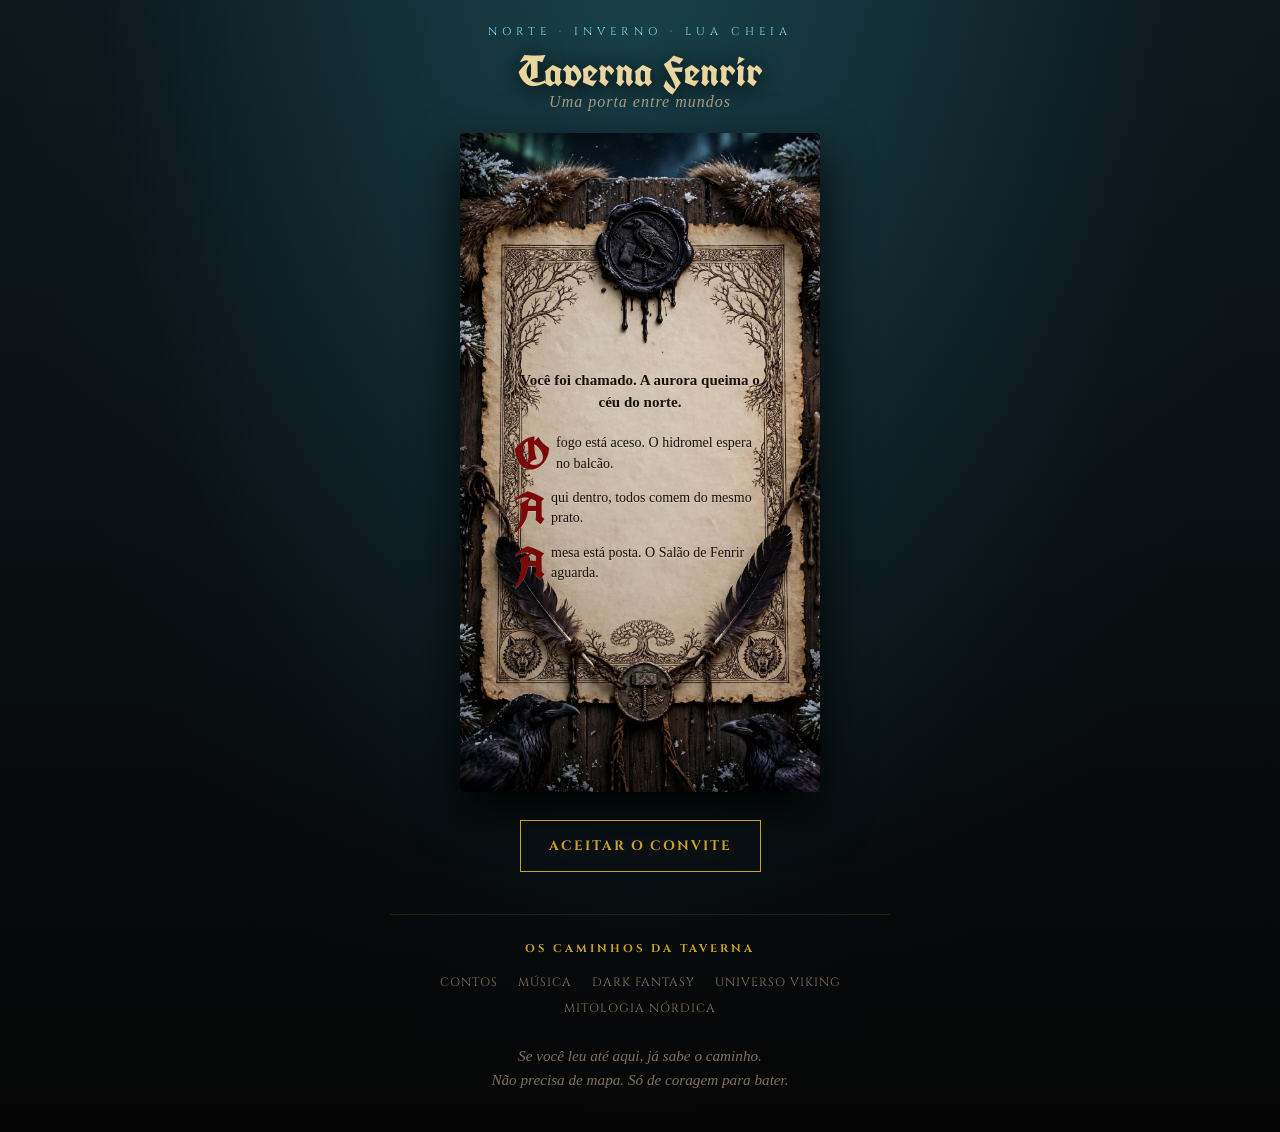
<file: convite.html>
<!DOCTYPE html>
<html lang="pt-BR">
<head>
<meta charset="UTF-8">
<meta name="viewport" content="width=device-width, initial-scale=1.0">
<meta name="theme-color" content="#0a1114">
<title>Convite — Taverna Fenrir</title>

<link href="https://fonts.googleapis.com/css2?family=Cinzel:wght@400;700&family=IM+Fell+English:ital@0;1&family=UnifrakturCook:wght@700&display=swap" rel="stylesheet">

<style>
* {
  margin: 0;
  padding: 0;
  box-sizing: border-box;
}

body {
  background:
    radial-gradient(ellipse at 50% -10%, rgba(40,120,120,.4) 0%, transparent 60%),
    radial-gradient(ellipse at 50% 0%, rgba(20,50,80,.3) 0%, transparent 70%),
    linear-gradient(to bottom, #0d181c 0%, #0a1114 40%, #050505 100%);
  color: #d8ceb8;
  font-family: 'IM Fell English', serif;
  min-height: 100vh;
  display: flex;
  flex-direction: column;
  align-items: center;
  padding: 24px 12px 40px;
}

.header-convite {
  text-align: center;
  margin-bottom: 22px;
  max-width: 500px;
  width: 100%;
}

.header-convite .kicker {
  font-family: 'Cinzel', serif;
  color: #7DE2FF;
  font-size: .7rem;
  letter-spacing: 5px;
  text-transform: uppercase;
  margin-bottom: 12px;
}

.header-convite h1 {
  font-family: 'UnifrakturCook', cursive;
  color: #e8d5a0;
  font-size: 2.6rem;
  line-height: 1;
  text-shadow: 0 4px 20px rgba(0,0,0,.9);
}

.header-convite .subtitulo {
  font-size: 1rem;
  color: #a89b85;
  font-style: italic;
  letter-spacing: 1px;
}

/* PERGAMINHO */
.pergaminho-card {
  position: relative;
  width: 360px;
  height: 659px;
  flex: 0 0 auto;

  background-image: url('assets/img/convite-pergaminho.webp');
  background-size: 100% 100%;
  background-position: center;
  background-repeat: no-repeat;

  border-radius: 4px;
  box-shadow: 0 20px 50px rgba(0,0,0,.9);
  margin-bottom: 28px;
}

/* AREA DE TEXTO */
.caixa-texto {
  position: absolute;
  top: 36%;
  left: 15%; /* Largura ajustada para não vazar */
  right: 15%; 
  bottom: 28%;

  display: flex;
  flex-direction: column;
  justify-content: flex-start;

  color: #18100a;
  font-size: 14px;
  line-height: 1.45;
}

.caixa-texto p {
  margin: 0 0 14px;
  text-shadow: 0 1px 0 rgba(255,255,255,.25);
  
  /* A MÁGICA ACONTECE AQUI */
  text-align: left; /* Alinha à esquerda para a letra colar no texto */
}

.caixa-texto p:first-child {
  font-weight: 700;
  font-size: 15px;
  text-align: center; /* Mantém só o primeiro centralizado para impacto */
  margin-bottom: 20px;
}

/* A CAPITULAR MAGNÉTICA */
.capitular {
  font-family: 'UnifrakturCook', cursive;
  font-size: 2.8rem;
  color: #7a0a0a; 
  float: left; /* Faz o texto abraçar a letra */
  line-height: 0.7; 
  margin-right: 6px; /* Espaço entre a letra e a palavra */
  margin-top: 5px;
}

.cta-container {
  text-align: center;
  width: 100%;
  margin-bottom: 42px;
}

.btn {
  display: inline-block;
  background: rgba(10,15,20,.6);
  color: #c9a227;
  border: 1px solid #c9a227;
  padding: 16px 28px;
  font-family: 'Cinzel', serif;
  font-size: .85rem;
  font-weight: 700;
  letter-spacing: 2px;
  text-transform: uppercase;
  text-decoration: none;
  backdrop-filter: blur(4px);
  transition: all .3s;
}

.btn:hover {
  background: #c9a227;
  color: #0a0a0a;
  box-shadow: 0 0 25px rgba(201,162,39,.4);
}

.rodape {
  max-width: 500px;
  width: 100%;
  border-top: 1px solid rgba(201,162,39,.15);
  padding-top: 26px;
  display: flex;
  flex-direction: column;
  align-items: center;
}

.rodape h4 {
  font-family: 'Cinzel', serif;
  color: #c9a227;
  letter-spacing: 3px;
  margin-bottom: 18px;
  font-size: .7rem;
  text-transform: uppercase;
}

.pilares ul {
  list-style: none;
  display: flex;
  flex-wrap: wrap;
  justify-content: center;
  gap: 10px 20px;
  margin-bottom: 28px;
}

.pilares li {
  font-family: 'Cinzel', serif;
  font-size: .75rem;
  color: #8a765b;
  letter-spacing: 1px;
  text-transform: uppercase;
}

.nota-final {
  text-align: center;
  font-style: italic;
  font-size: .95rem;
  color: #81715e;
  line-height: 1.6;
}

/* AJUSTE PARA TELAS ESTREITAS */
@media (max-width: 384px) {
  .pergaminho-card {
    transform: scale(.92);
    transform-origin: top center;
    margin-bottom: -25px;
  }

  .header-convite h1 {
    font-size: 2.3rem;
  }
}
</style>
</head>

<body>

<header class="header-convite">
  <div class="kicker">Norte · Inverno · Lua Cheia</div>
  <h1>Taverna Fenrir</h1>
  <div class="subtitulo">Uma porta entre mundos</div>
</header>

<main class="pergaminho-card" aria-label="Convite em pergaminho">
  <div class="caixa-texto">
    <p>Você foi chamado. A aurora queima o céu do norte.</p>
    <p><span class="capitular">O</span> fogo está aceso. O hidromel espera no balcão.</p>
    <p><span class="capitular">A</span>qui dentro, todos comem do mesmo prato.</p>
    <p><span class="capitular">A</span> mesa está posta. O Salão de Fenrir aguarda.</p>
  </div>
</main>

<div class="cta-container">
  <a class="btn" href="index.html">Aceitar o Convite</a>
</div>

<footer class="rodape">
  <h4>Os caminhos da Taverna</h4>

  <div class="pilares">
    <ul>
      <li>Contos</li>
      <li>Música</li>
      <li>Dark Fantasy</li>
      <li>Universo Viking</li>
      <li>Mitologia Nórdica</li>
    </ul>
  </div>

  <div class="nota-final">
    Se você leu até aqui, já sabe o caminho.<br>
    Não precisa de mapa. Só de coragem para bater.
  </div>
</footer>


<script>
(function() {
  const params = new URLSearchParams(window.location.search);
  const origem = params.get('origem');
  if (origem) {
    const formData = new FormData();
    formData.append('entry.466673258', origem);
    fetch('https://docs.google.com/forms/d/e/1FAIpQLSdtanLm30eK8V02J0QleL_vl-ef5BkgOOIBCNQTJoEAmuUjCA/formResponse', {
      method: 'POST',
      body: formData,
      mode: 'no-cors'
    }).catch(e => console.log('Tracking error', e));
  }
})();
</script>

</body>
</html>
</file>
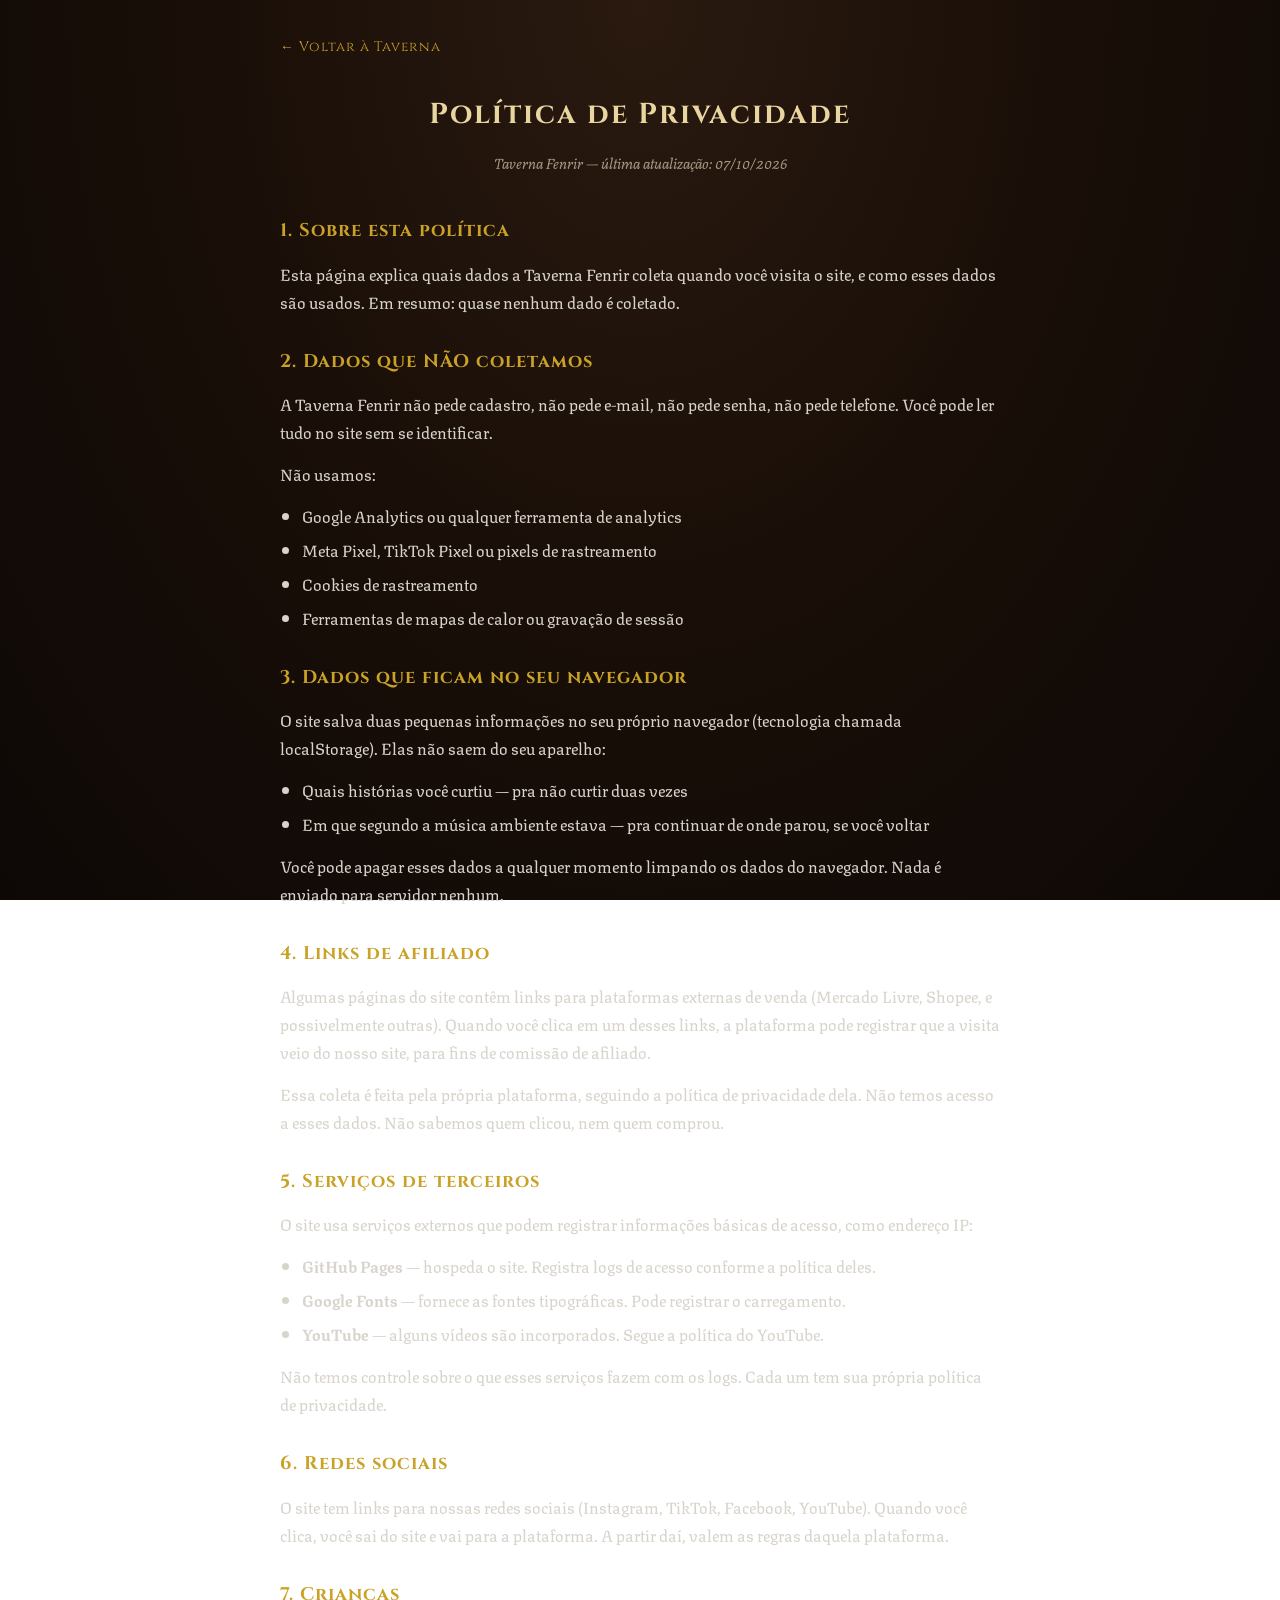
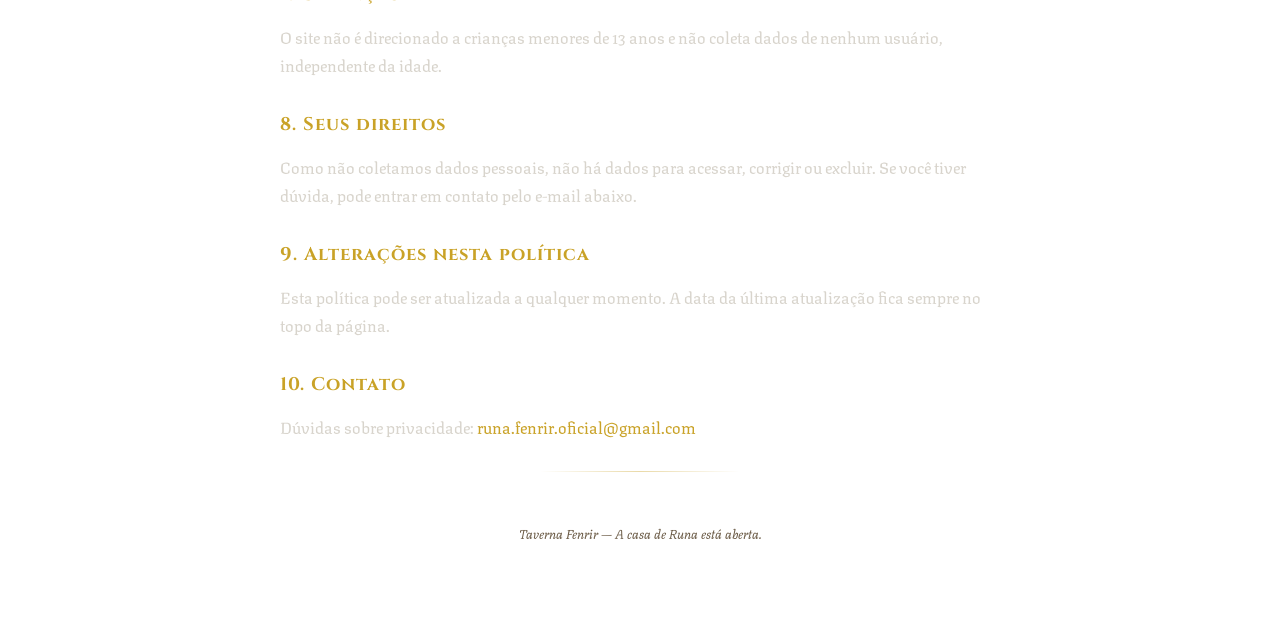
<file: privacidade.html>
<!DOCTYPE html>
<html lang="pt-BR">
<head>
<meta charset="UTF-8">
<meta name="viewport" content="width=device-width, initial-scale=1.0">
<meta name="theme-color" content="#1a0f08">
<title>Política de Privacidade — Taverna Fenrir</title>
<meta name="description" content="Política de Privacidade da Taverna Fenrir.">
<link rel="preconnect" href="https://fonts.googleapis.com">
<link rel="preconnect" href="https://fonts.gstatic.com" crossorigin>
<link href="https://fonts.googleapis.com/css2?family=Cinzel:wght@400;700&family=Texturina:ital,wght@0,400;0,500;1,400&display=swap" rel="stylesheet">
<style>
* { margin: 0; padding: 0; box-sizing: border-box; }
body {
  background: radial-gradient(ellipse at 50% 0%, #2a1a10 0%, #1a0f08 45%, #0d0806 100%) fixed;
  color: #d8d4cc;
  font-family: 'Texturina', serif;
  font-size: 16px;
  line-height: 1.75;
  min-height: 100vh;
  padding: 30px 20px 60px;
}
.wrap { max-width: 720px; margin: 0 auto; }
h1 {
  font-family: 'Cinzel', serif;
  color: #e8d5a0;
  font-size: 1.8rem;
  letter-spacing: 2px;
  margin-bottom: 10px;
  text-align: center;
}
.sub {
  color: #a89b85;
  font-style: italic;
  text-align: center;
  margin-bottom: 40px;
  font-size: .9rem;
}
h2 {
  font-family: 'Cinzel', serif;
  color: #c9a227;
  font-size: 1.15rem;
  letter-spacing: 1px;
  margin: 30px 0 12px;
}
p { margin-bottom: 14px; }
ul { margin: 0 0 14px 22px; }
li { margin-bottom: 6px; }
a { color: #c9a227; text-decoration: none; }
a:hover { text-decoration: underline; }
.voltar {
  display: inline-block;
  margin-bottom: 30px;
  color: #c9a227;
  font-family: 'Cinzel', serif;
  font-size: .85rem;
  letter-spacing: 1px;
}
.divider {
  height: 1px;
  background: linear-gradient(to right, transparent, rgba(201,162,39,.4), transparent);
  margin: 30px auto;
  max-width: 200px;
}
.footer {
  text-align: center;
  margin-top: 50px;
  color: #6a5a45;
  font-size: .8rem;
  font-style: italic;
}
</style>
</head>
<body>
<div class="wrap">

  <a class="voltar" href="index.html">← Voltar à Taverna</a>

  <h1>Política de Privacidade</h1>
  <p class="sub">Taverna Fenrir — última atualização: 07/10/2026</p>

  <h2>1. Sobre esta política</h2>
  <p>Esta página explica quais dados a Taverna Fenrir coleta quando você visita o site, e como esses dados são usados. Em resumo: quase nenhum dado é coletado.</p>

  <h2>2. Dados que NÃO coletamos</h2>
  <p>A Taverna Fenrir não pede cadastro, não pede e-mail, não pede senha, não pede telefone. Você pode ler tudo no site sem se identificar.</p>
  <p>Não usamos:</p>
  <ul>
    <li>Google Analytics ou qualquer ferramenta de analytics</li>
    <li>Meta Pixel, TikTok Pixel ou pixels de rastreamento</li>
    <li>Cookies de rastreamento</li>
    <li>Ferramentas de mapas de calor ou gravação de sessão</li>
  </ul>

  <h2>3. Dados que ficam no seu navegador</h2>
  <p>O site salva duas pequenas informações no seu próprio navegador (tecnologia chamada localStorage). Elas não saem do seu aparelho:</p>
  <ul>
    <li>Quais histórias você curtiu — pra não curtir duas vezes</li>
    <li>Em que segundo a música ambiente estava — pra continuar de onde parou, se você voltar</li>
  </ul>
  <p>Você pode apagar esses dados a qualquer momento limpando os dados do navegador. Nada é enviado para servidor nenhum.</p>

  <h2>4. Links de afiliado</h2>
  <p>Algumas páginas do site contêm links para plataformas externas de venda (Mercado Livre, Shopee, e possivelmente outras). Quando você clica em um desses links, a plataforma pode registrar que a visita veio do nosso site, para fins de comissão de afiliado.</p>
  <p>Essa coleta é feita pela própria plataforma, seguindo a política de privacidade dela. Não temos acesso a esses dados. Não sabemos quem clicou, nem quem comprou.</p>

  <h2>5. Serviços de terceiros</h2>
  <p>O site usa serviços externos que podem registrar informações básicas de acesso, como endereço IP:</p>
  <ul>
    <li><strong>GitHub Pages</strong> — hospeda o site. Registra logs de acesso conforme a política deles.</li>
    <li><strong>Google Fonts</strong> — fornece as fontes tipográficas. Pode registrar o carregamento.</li>
    <li><strong>YouTube</strong> — alguns vídeos são incorporados. Segue a política do YouTube.</li>
  </ul>
  <p>Não temos controle sobre o que esses serviços fazem com os logs. Cada um tem sua própria política de privacidade.</p>

  <h2>6. Redes sociais</h2>
  <p>O site tem links para nossas redes sociais (Instagram, TikTok, Facebook, YouTube). Quando você clica, você sai do site e vai para a plataforma. A partir daí, valem as regras daquela plataforma.</p>

  <h2>7. Crianças</h2>
  <p>O site não é direcionado a crianças menores de 13 anos e não coleta dados de nenhum usuário, independente da idade.</p>

  <h2>8. Seus direitos</h2>
  <p>Como não coletamos dados pessoais, não há dados para acessar, corrigir ou excluir. Se você tiver dúvida, pode entrar em contato pelo e-mail abaixo.</p>

  <h2>9. Alterações nesta política</h2>
  <p>Esta política pode ser atualizada a qualquer momento. A data da última atualização fica sempre no topo da página.</p>

  <h2>10. Contato</h2>
  <p>Dúvidas sobre privacidade: <a href="mailto:runa.fenrir.oficial@gmail.com">runa.fenrir.oficial@gmail.com</a></p>

  <div class="divider"></div>

  <p class="footer">Taverna Fenrir — A casa de Runa está aberta.</p>

</div>
</body>
</html>
</file>
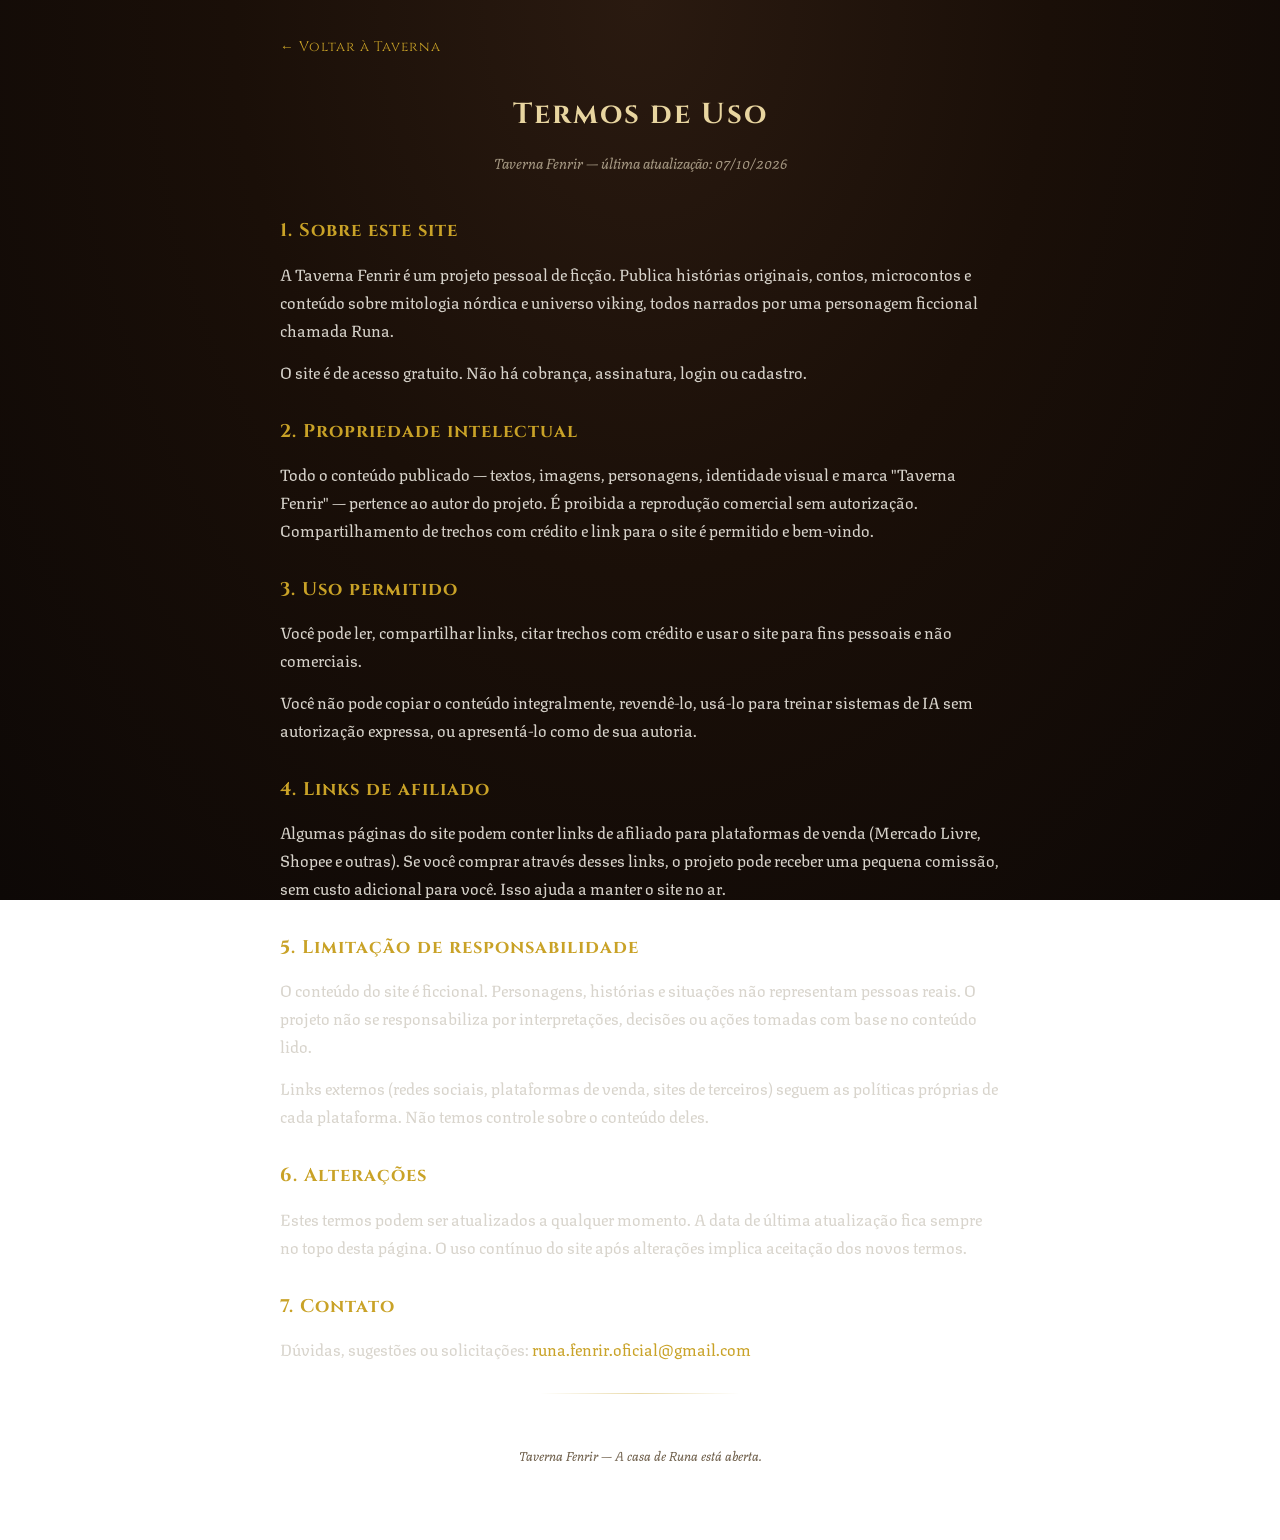
<file: termos.html>
<!DOCTYPE html>
<html lang="pt-BR">
<head>
<meta charset="UTF-8">
<meta name="viewport" content="width=device-width, initial-scale=1.0">
<meta name="theme-color" content="#1a0f08">
<title>Termos de Uso — Taverna Fenrir</title>
<meta name="description" content="Termos de Uso da Taverna Fenrir.">
<link rel="preconnect" href="https://fonts.googleapis.com">
<link rel="preconnect" href="https://fonts.gstatic.com" crossorigin>
<link href="https://fonts.googleapis.com/css2?family=Cinzel:wght@400;700&family=Texturina:ital,wght@0,400;0,500;1,400&display=swap" rel="stylesheet">
<style>
* { margin: 0; padding: 0; box-sizing: border-box; }
body {
  background: radial-gradient(ellipse at 50% 0%, #2a1a10 0%, #1a0f08 45%, #0d0806 100%) fixed;
  color: #d8d4cc;
  font-family: 'Texturina', serif;
  font-size: 16px;
  line-height: 1.75;
  min-height: 100vh;
  padding: 30px 20px 60px;
}
.wrap { max-width: 720px; margin: 0 auto; }
h1 {
  font-family: 'Cinzel', serif;
  color: #e8d5a0;
  font-size: 1.8rem;
  letter-spacing: 2px;
  margin-bottom: 10px;
  text-align: center;
}
.sub {
  color: #a89b85;
  font-style: italic;
  text-align: center;
  margin-bottom: 40px;
  font-size: .9rem;
}
h2 {
  font-family: 'Cinzel', serif;
  color: #c9a227;
  font-size: 1.15rem;
  letter-spacing: 1px;
  margin: 30px 0 12px;
}
p { margin-bottom: 14px; }
a { color: #c9a227; text-decoration: none; }
a:hover { text-decoration: underline; }
.voltar {
  display: inline-block;
  margin-bottom: 30px;
  color: #c9a227;
  font-family: 'Cinzel', serif;
  font-size: .85rem;
  letter-spacing: 1px;
}
.divider {
  height: 1px;
  background: linear-gradient(to right, transparent, rgba(201,162,39,.4), transparent);
  margin: 30px auto;
  max-width: 200px;
}
.footer {
  text-align: center;
  margin-top: 50px;
  color: #6a5a45;
  font-size: .8rem;
  font-style: italic;
}
</style>
</head>
<body>
<div class="wrap">

  <a class="voltar" href="index.html">← Voltar à Taverna</a>

  <h1>Termos de Uso</h1>
  <p class="sub">Taverna Fenrir — última atualização: 07/10/2026</p>

  <h2>1. Sobre este site</h2>
  <p>A Taverna Fenrir é um projeto pessoal de ficção. Publica histórias originais, contos, microcontos e conteúdo sobre mitologia nórdica e universo viking, todos narrados por uma personagem ficcional chamada Runa.</p>
  <p>O site é de acesso gratuito. Não há cobrança, assinatura, login ou cadastro.</p>

  <h2>2. Propriedade intelectual</h2>
  <p>Todo o conteúdo publicado — textos, imagens, personagens, identidade visual e marca "Taverna Fenrir" — pertence ao autor do projeto. É proibida a reprodução comercial sem autorização. Compartilhamento de trechos com crédito e link para o site é permitido e bem-vindo.</p>

  <h2>3. Uso permitido</h2>
  <p>Você pode ler, compartilhar links, citar trechos com crédito e usar o site para fins pessoais e não comerciais.</p>
  <p>Você não pode copiar o conteúdo integralmente, revendê-lo, usá-lo para treinar sistemas de IA sem autorização expressa, ou apresentá-lo como de sua autoria.</p>

  <h2>4. Links de afiliado</h2>
  <p>Algumas páginas do site podem conter links de afiliado para plataformas de venda (Mercado Livre, Shopee e outras). Se você comprar através desses links, o projeto pode receber uma pequena comissão, sem custo adicional para você. Isso ajuda a manter o site no ar.</p>

  <h2>5. Limitação de responsabilidade</h2>
  <p>O conteúdo do site é ficcional. Personagens, histórias e situações não representam pessoas reais. O projeto não se responsabiliza por interpretações, decisões ou ações tomadas com base no conteúdo lido.</p>
  <p>Links externos (redes sociais, plataformas de venda, sites de terceiros) seguem as políticas próprias de cada plataforma. Não temos controle sobre o conteúdo deles.</p>

  <h2>6. Alterações</h2>
  <p>Estes termos podem ser atualizados a qualquer momento. A data de última atualização fica sempre no topo desta página. O uso contínuo do site após alterações implica aceitação dos novos termos.</p>

  <h2>7. Contato</h2>
  <p>Dúvidas, sugestões ou solicitações: <a href="mailto:runa.fenrir.oficial@gmail.com">runa.fenrir.oficial@gmail.com</a></p>

  <div class="divider"></div>

  <p class="footer">Taverna Fenrir — A casa de Runa está aberta.</p>

</div>
</body>
</html>
</file>
